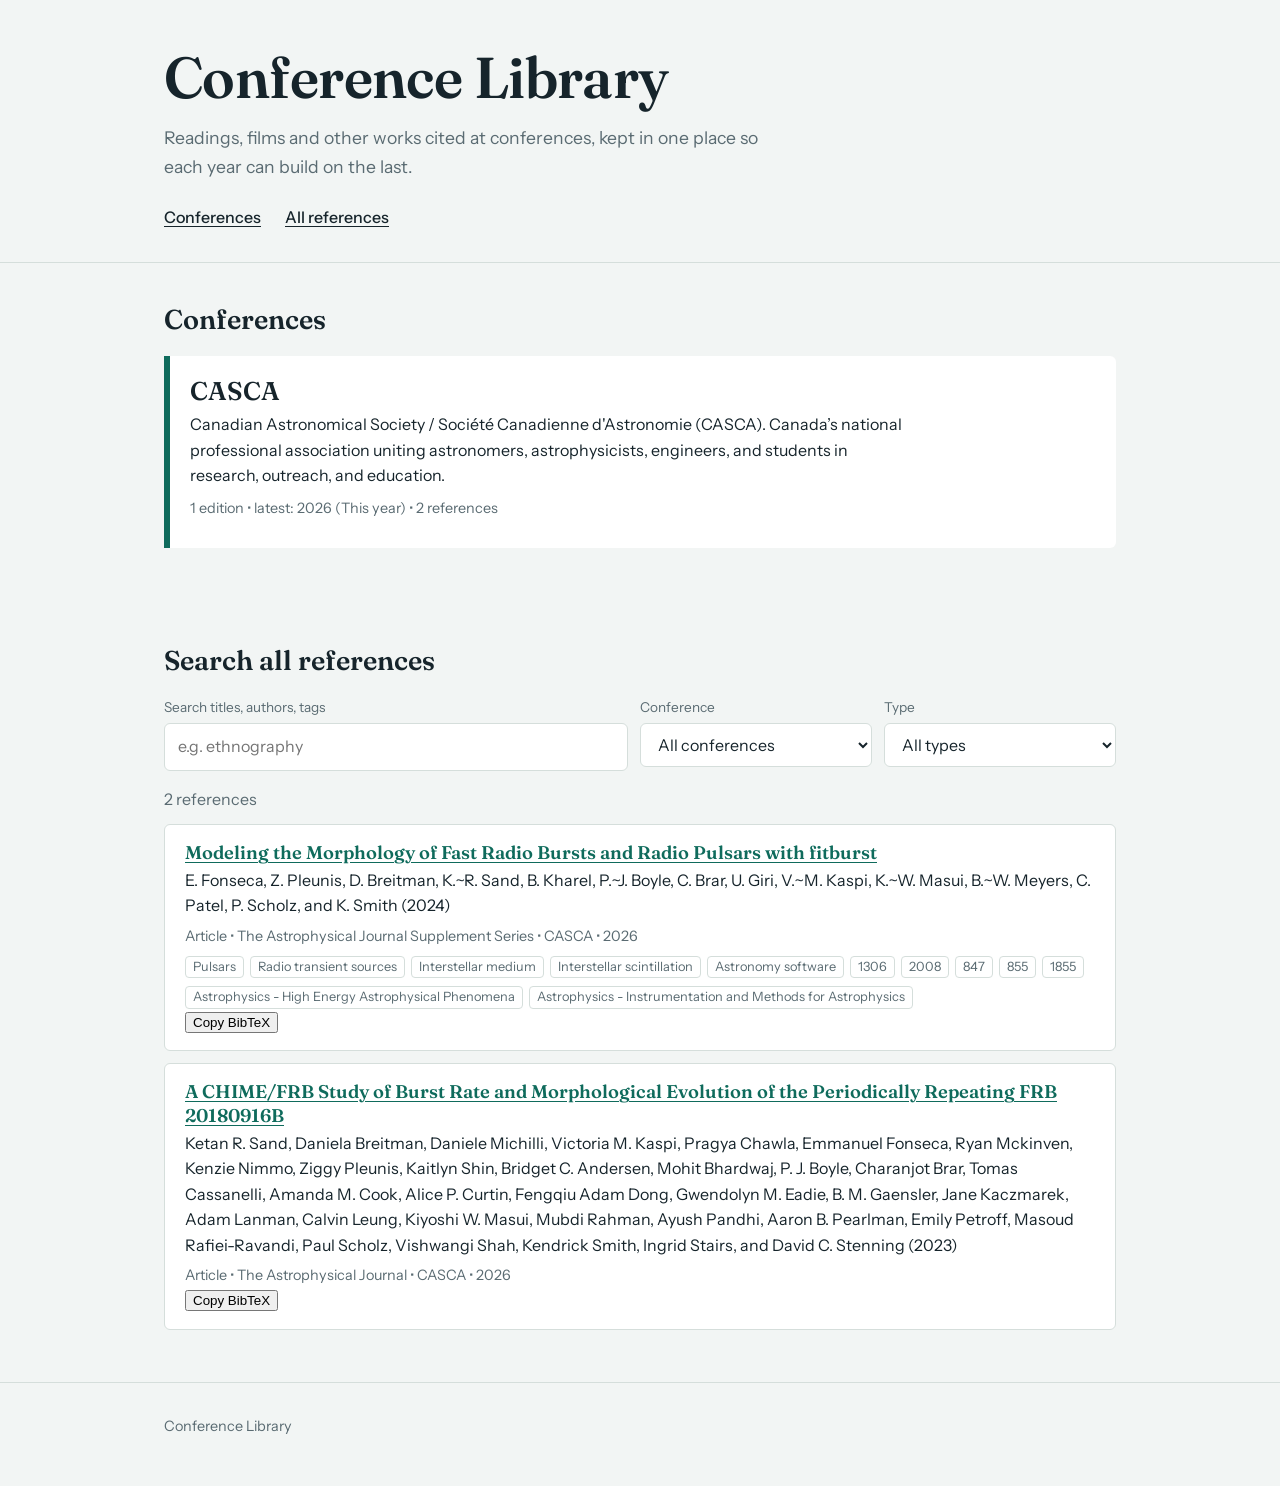
<file: index.html>
<!DOCTYPE html>
<html lang="en">
<head>
<title>Conference Library</title>
<meta charset="utf-8">
<meta name="viewport" content="width=device-width, initial-scale=1">
<link rel="preconnect" href="https://fonts.googleapis.com">
<link rel="preconnect" href="https://fonts.gstatic.com" crossorigin>
<link href="https://fonts.googleapis.com/css2?family=Fraunces:opsz,wght@9..144,400;9..144,600&family=Instrument+Sans:wght@400;500;600&display=swap" rel="stylesheet">
<link rel="stylesheet" href="style.css">
</head>
<body data-page="home">
<header>
  <div class="wrap">
    <h1 id="site-title"></h1>
    <p id="site-intro"></p>
    <nav aria-label="Page sections">
      <a href="#conferences">Conferences</a>
      <a href="#library">All references</a>
    </nav>
  </div>
</header>
<main class="wrap">
  <section id="conferences" aria-labelledby="c-h">
    <h2 id="c-h">Conferences</h2>
    <ul class="confs" id="confs"></ul>
  </section>
  <section id="library" aria-labelledby="l-h">
    <h2 id="l-h">Search all references</h2>
    <div class="controls">
      <div><label for="q">Search titles, authors, tags</label><input id="q" type="search" placeholder="e.g. ethnography"></div>
      <div><label for="fc">Conference</label><select id="fc"></select></div>
      <div><label for="ft">Type</label><select id="ft"></select></div>
    </div>
    <p class="count" id="count" aria-live="polite"></p>
    <ul class="refs" id="refs"></ul>
  </section>
</main>
<footer><div class="wrap" id="foot"></div></footer>
<script src="data.js"></script>
<script src="app.js"></script>
</body>
</html>
</file>
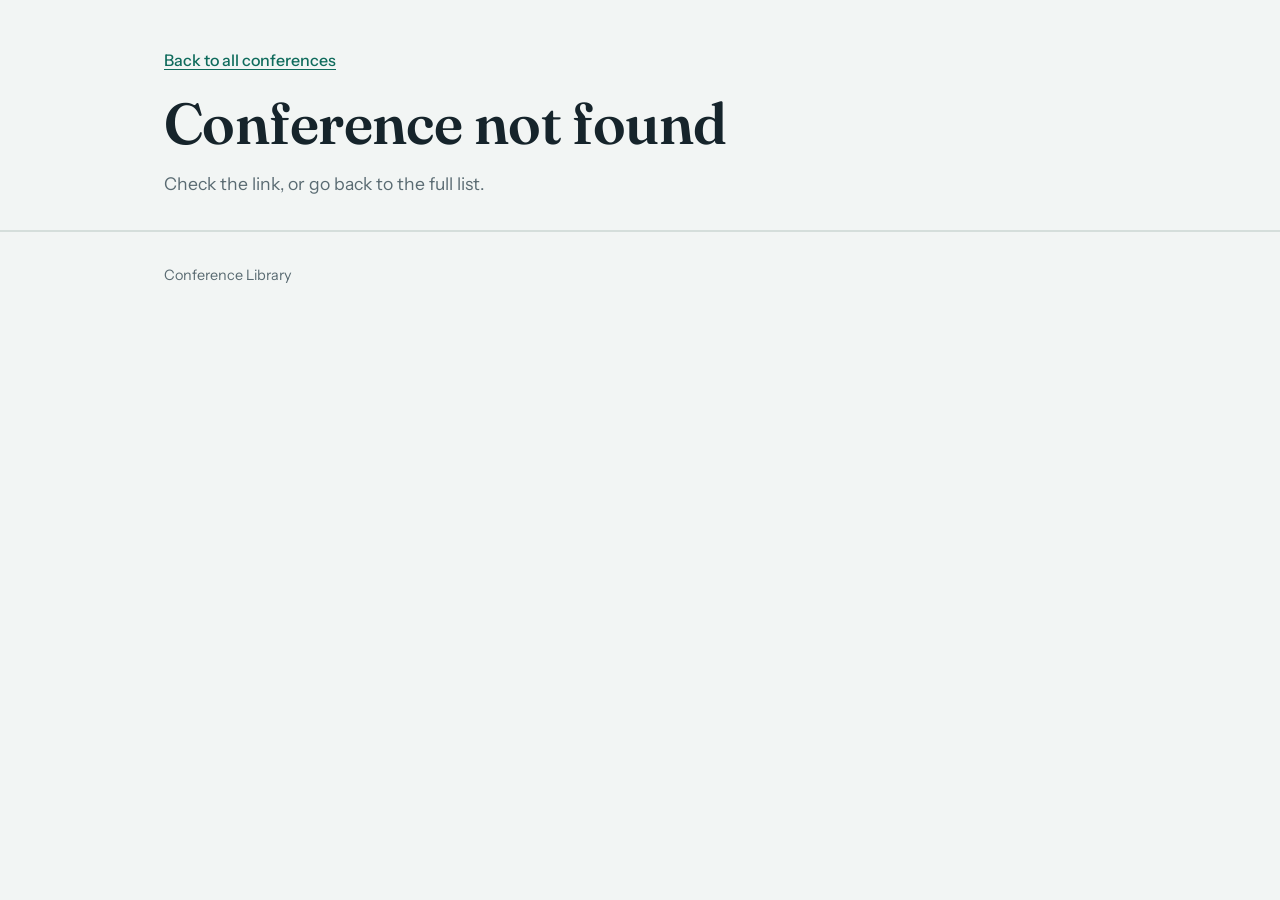
<file: conference.html>
<!DOCTYPE html>
<html lang="en">
<head>
<title>Conference</title>
<meta charset="utf-8">
<meta name="viewport" content="width=device-width, initial-scale=1">
<link rel="preconnect" href="https://fonts.googleapis.com">
<link rel="preconnect" href="https://fonts.gstatic.com" crossorigin>
<link href="https://fonts.googleapis.com/css2?family=Fraunces:opsz,wght@9..144,400;9..144,600&family=Instrument+Sans:wght@400;500;600&display=swap" rel="stylesheet">
<link rel="stylesheet" href="style.css">
</head>
<body data-page="conference">
<header>
  <div class="wrap">
    <a class="back" href="index.html">Back to all conferences</a>
    <h1 id="site-title"></h1>
    <p id="site-intro"></p>
  </div>
</header>
<main class="wrap">
  <section id="editions-section" aria-labelledby="e-h">
    <h2 id="e-h">Editions</h2>
    <div class="tabs" role="tablist" aria-label="Years" id="tabs"></div>
    <div class="panel" id="panel" role="tabpanel"></div>
  </section>
  <section id="library" aria-labelledby="l-h">
    <h2 id="l-h">Reference library</h2>
    <div class="controls">
      <div><label for="q">Search titles, authors, tags</label><input id="q" type="search" placeholder="e.g. ethnography"></div>
      <div><label for="fe">Year</label><select id="fe"></select></div>
      <div><label for="ft">Type</label><select id="ft"></select></div>
    </div>
    <p class="count" id="count" aria-live="polite"></p>
    <ul class="refs" id="refs"></ul>
  </section>
</main>
<footer><div class="wrap" id="foot"></div></footer>
<script src="data.js"></script>
<script src="app.js"></script>
</body>
</html>
</file>
<file: style.css>
:root {
  --bg: #f2f5f4; --surface: #ffffff; --ink: #16242b; --muted: #5a6b72;
  --line: #d5dedb; --accent: #0f6b5c; --accent-ink: #ffffff; --mark: #e9b949;
  --serif: "Fraunces", Georgia, "Times New Roman", serif;
  --sans: "Instrument Sans", system-ui, -apple-system, "Segoe UI", sans-serif;
}
@media (prefers-color-scheme: dark) {
  :root { --bg: #101a1d; --surface: #172428; --ink: #e8efed; --muted: #9bb0b0;
    --line: #2a3d41; --accent: #5cc3ae; --accent-ink: #0c1a1a; }
}
* { box-sizing: border-box; }
html { scroll-behavior: smooth; }
body { margin: 0; background: var(--bg); color: var(--ink); font: 400 1rem/1.6 var(--sans); }
a { color: var(--accent); text-underline-offset: 3px; }
:focus-visible { outline: 3px solid var(--mark); outline-offset: 2px; }
.wrap { max-width: 62rem; margin: 0 auto; padding: 0 1.25rem; }

header { padding: 3rem 0 2rem; border-bottom: 1px solid var(--line); }
h1 { font: 600 clamp(2.2rem, 6vw, 3.6rem)/1.05 var(--serif); margin: 0 0 1rem; max-width: 20ch; letter-spacing: -0.01em; }
header p { color: var(--muted); max-width: 52ch; margin: 0; font-size: 1.1rem; }
.back { display: inline-block; margin-bottom: 1.25rem; font-weight: 500; }
nav { display: flex; gap: 1.5rem; margin-top: 1.5rem; flex-wrap: wrap; }
nav a { color: var(--ink); font-weight: 500; }
section { padding: 2.5rem 0; }
h2 { font: 600 1.7rem/1.2 var(--serif); margin: 0 0 1.25rem; }

/* Conference list on the home page */
ul.confs { list-style: none; margin: 0; padding: 0; }
.conf { padding: 1.25rem 0 1.25rem 1.25rem; border-left: 6px solid var(--accent); margin-bottom: 1rem;
  background: var(--surface); border-radius: 0 6px 6px 0; padding-right: 1.25rem; }
.conf h3 { font: 600 1.6rem/1.2 var(--serif); margin: 0 0 .35rem; }
.conf h3 a { color: var(--ink); text-decoration: none; }
.conf h3 a:hover { text-decoration: underline; }
.conf p { margin: 0 0 .5rem; max-width: 65ch; }
.meta { color: var(--muted); font-size: .9rem; }

/* Edition tabs */
.tabs { display: flex; gap: .5rem; flex-wrap: wrap; margin-bottom: 1rem; }
.tab { font: 500 .95rem var(--sans); padding: .5rem 1rem; border: 1px solid var(--line);
  background: var(--surface); color: var(--ink); border-radius: 999px; cursor: pointer; }
.tab[aria-selected="true"] { background: var(--accent); color: var(--accent-ink); border-color: var(--accent); }
.panel { background: var(--surface); border: 1px solid var(--line); border-left: 6px solid var(--accent);
  border-radius: 6px; padding: 1.5rem; }
.panel h3 { font: 600 1.4rem/1.2 var(--serif); margin: 0 0 .75rem; }
.panel dl { display: grid; grid-template-columns: max-content 1fr; gap: .25rem 1.25rem; margin: 0 0 1rem; }
.panel dt { color: var(--muted); }
.panel dd { margin: 0; }
.badge { display: inline-block; font: 500 .8rem var(--sans); padding: .1rem .6rem; border-radius: 999px;
  background: var(--mark); color: #1b1b1b; margin-left: .5rem; vertical-align: middle; }

/* Library */
.controls { display: grid; gap: .75rem; grid-template-columns: 2fr 1fr 1fr; margin-bottom: 1rem; }
@media (max-width: 640px) { .controls { grid-template-columns: 1fr; } }
input, select { font: inherit; padding: .65rem .8rem; border: 1px solid var(--line); border-radius: 6px;
  background: var(--surface); color: var(--ink); width: 100%; }
label { display: block; font-size: .85rem; color: var(--muted); margin-bottom: .25rem; }
.count { color: var(--muted); margin: 0 0 .75rem; }
ul.refs { list-style: none; margin: 0; padding: 0; }
.ref { background: var(--surface); border: 1px solid var(--line); border-radius: 6px; padding: 1rem 1.25rem; margin-bottom: .75rem; }
.ref h3 { font: 600 1.15rem/1.3 var(--serif); margin: 0 0 .15rem; }
.ref p { margin: 0; }
.ref .meta { margin-top: .35rem; }
.ref .note { margin-top: .5rem; max-width: 70ch; }
.tag { display: inline-block; font-size: .8rem; border: 1px solid var(--line); border-radius: 4px; padding: 0 .45rem; margin: .5rem .35rem 0 0; color: var(--muted); }
.empty { padding: 1.5rem; border: 1px dashed var(--line); border-radius: 6px; color: var(--muted); }

footer { padding: 2rem 0 3rem; color: var(--muted); border-top: 1px solid var(--line); font-size: .9rem; }
@media (prefers-reduced-motion: reduce) { html { scroll-behavior: auto; } }
</file>
